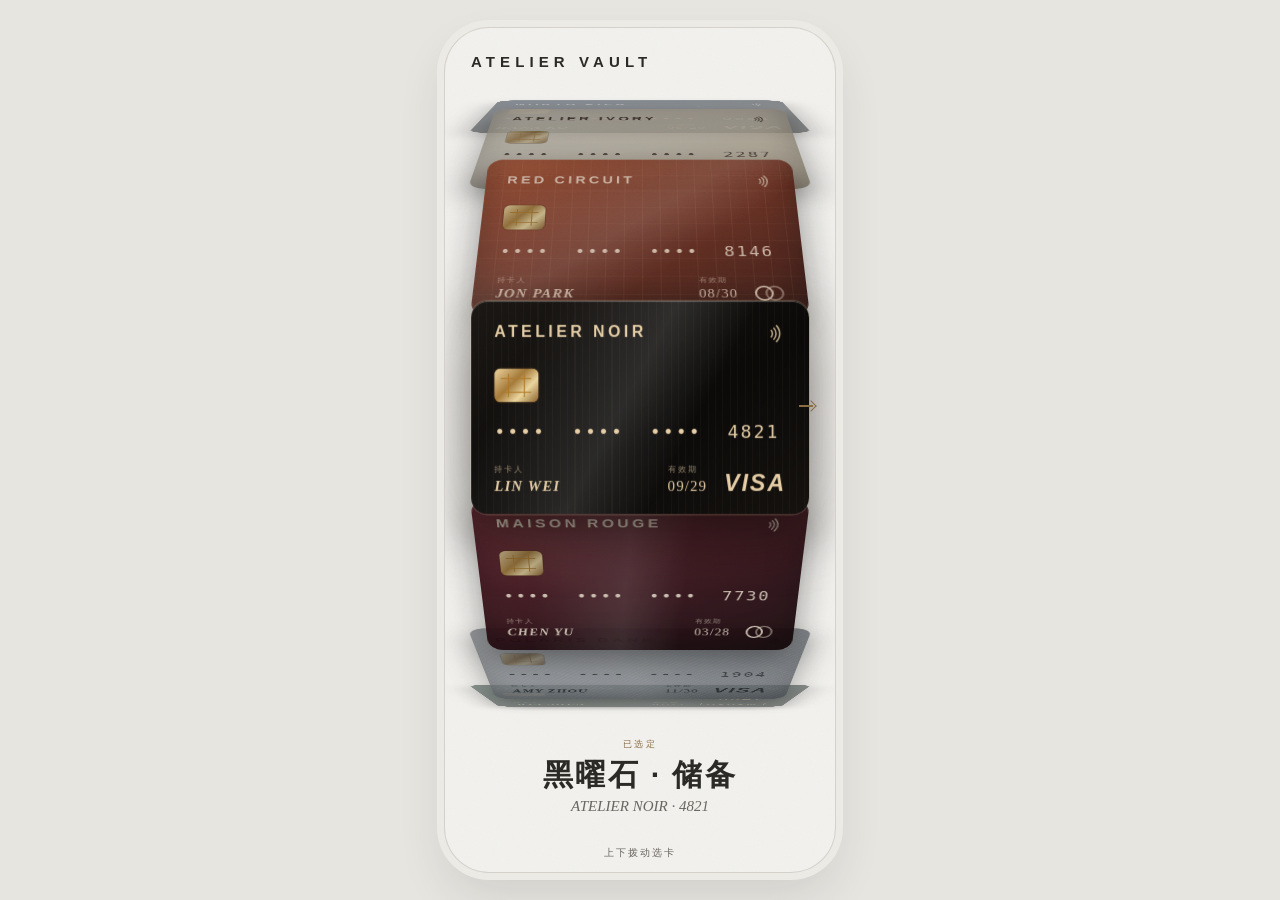
<file: docs/themes/card-roulette/index.html>
<!DOCTYPE html>
<html lang="zh-CN">
  <head>
    <meta charset="UTF-8" />
    <meta name="viewport" content="width=device-width, initial-scale=1.0, maximum-scale=1.0, user-scalable=no" />
    <title>信用卡轮盘</title>
    <link rel="preconnect" href="https://fonts.bunny.net" />
    <link
      href="https://fonts.bunny.net/css?family=big-shoulders-display:500,600,700|cormorant-garamond:500,600,600i|ibm-plex-mono:400,500"
      rel="stylesheet"
    />
    <link rel="stylesheet" href="./styles.css" />
  </head>
  <body>
    <div class="desk">
      <div class="phone-slot" id="phoneSlot">
        <div class="phone" id="phone">
          <div class="phone-grain" aria-hidden="true"></div>
          <header class="chrome">
            <p class="vault-mark">ATELIER VAULT</p>
          </header>

          <div class="wheel-scene" id="wheelScene">
            <div class="vault-glow" aria-hidden="true"></div>
            <div class="needle" aria-hidden="true"></div>
            <div class="wheel" id="wheel" role="listbox" aria-label="信用卡轮盘"></div>
          </div>

          <footer class="plate">
            <p class="plate-kicker">已选定</p>
            <h1 class="plate-title" id="cardTitle"></h1>
            <p class="plate-meta" id="cardMeta"></p>
          </footer>

          <p class="hint" id="hint">上下拨动选卡</p>
          <div class="sr-only" id="liveRegion" aria-live="polite"></div>
        </div>
      </div>
    </div>
    <script src="./main.js"></script>
  </body>
</html>
</file>
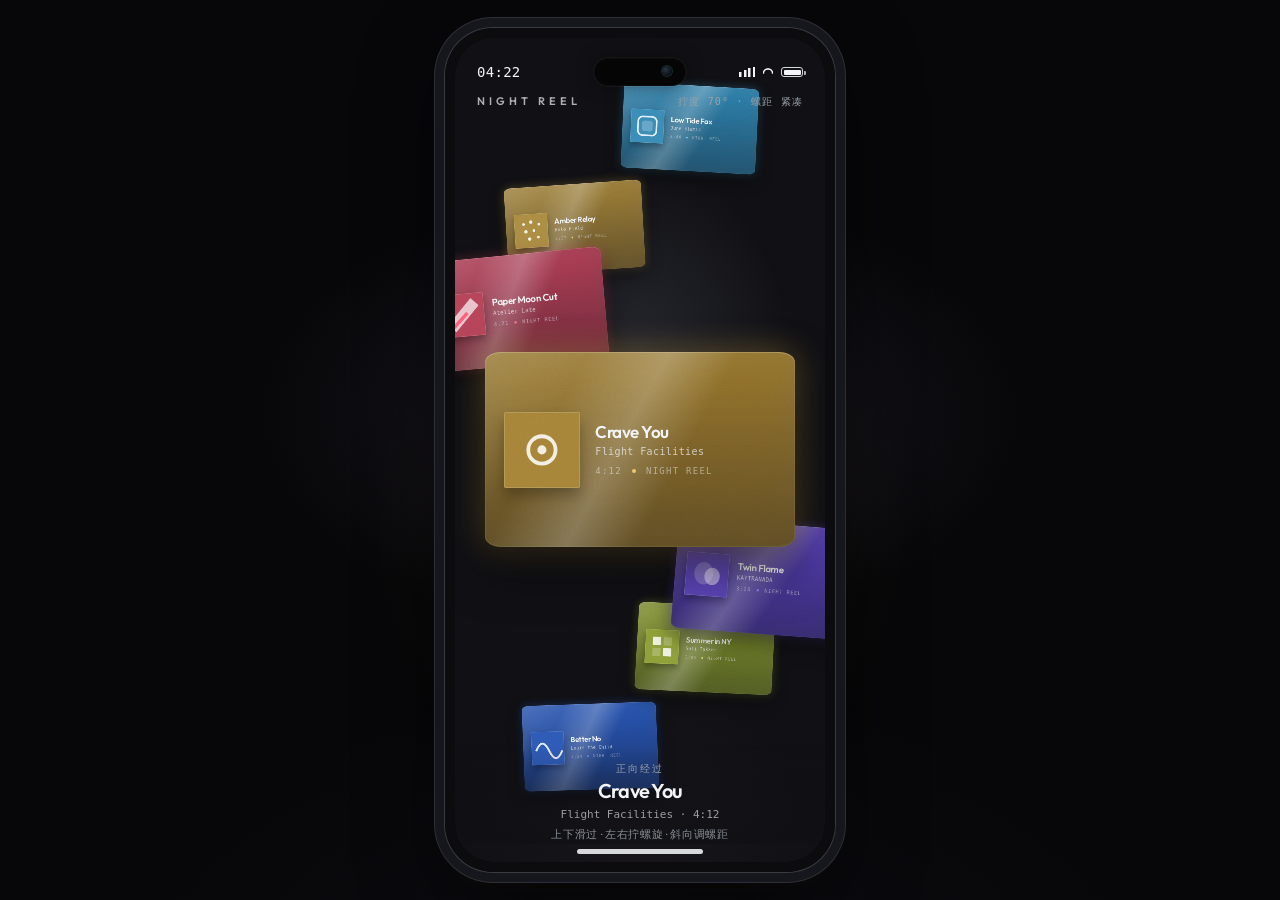
<file: docs/themes/glass-helix-tracks/index.html>
<!DOCTYPE html>
<html lang="zh-CN">
  <head>
    <meta charset="UTF-8" />
    <meta name="viewport" content="width=device-width, initial-scale=1.0, maximum-scale=1.0, user-scalable=no" />
    <title>玻璃螺旋曲目</title>
    <link rel="preconnect" href="https://fonts.bunny.net" />
    <link
      href="https://fonts.bunny.net/css?family=ibm-plex-mono:400,500|outfit:500,600,700"
      rel="stylesheet"
    />
    <link rel="stylesheet" href="./styles.css" />
  </head>
  <body>
    <div class="desk">
      <div class="desk-glow" aria-hidden="true"></div>
      <div class="phone-slot" id="phoneSlot">
        <div class="phone-btns" aria-hidden="true">
          <span class="phone-btn silent"></span>
          <span class="phone-btn vol-up"></span>
          <span class="phone-btn vol-down"></span>
          <span class="phone-btn power"></span>
        </div>
        <div class="phone" id="phone">
          <div class="phone-bezel" aria-hidden="true"></div>
          <div class="phone-screen" id="phoneScreen">
            <div class="status-bar" aria-hidden="true">
              <p class="clock" id="clock">21:41</p>
              <div class="island"></div>
              <div class="status-glyphs">
                <span class="bars"></span>
                <span class="wifi"></span>
                <span class="battery"></span>
              </div>
            </div>

            <div class="grain" aria-hidden="true"></div>

            <header class="chrome">
              <p class="mark">NIGHT REEL</p>
              <p class="formation" id="statusLabel">拧度 0° · 螺距 紧凑</p>
            </header>

            <div class="scene" id="scene">
              <div class="well" id="well" aria-hidden="true"></div>
              <div class="deck" id="deck" role="listbox" aria-label="曲目带"></div>
            </div>

            <footer class="plate">
              <p class="now-kicker">正向经过</p>
              <h1 class="now-title" id="nowTitle"></h1>
              <p class="now-meta" id="nowMeta"></p>
              <p class="hint" id="hint">上下滑过 · 左右拧螺旋 · 斜向调螺距</p>
            </footer>

            <div class="home-indicator" aria-hidden="true"></div>
          </div>
        </div>
      </div>
    </div>
    <div class="sr-only" id="liveRegion" aria-live="polite"></div>
    <script src="./main.js"></script>
  </body>
</html>
</file>
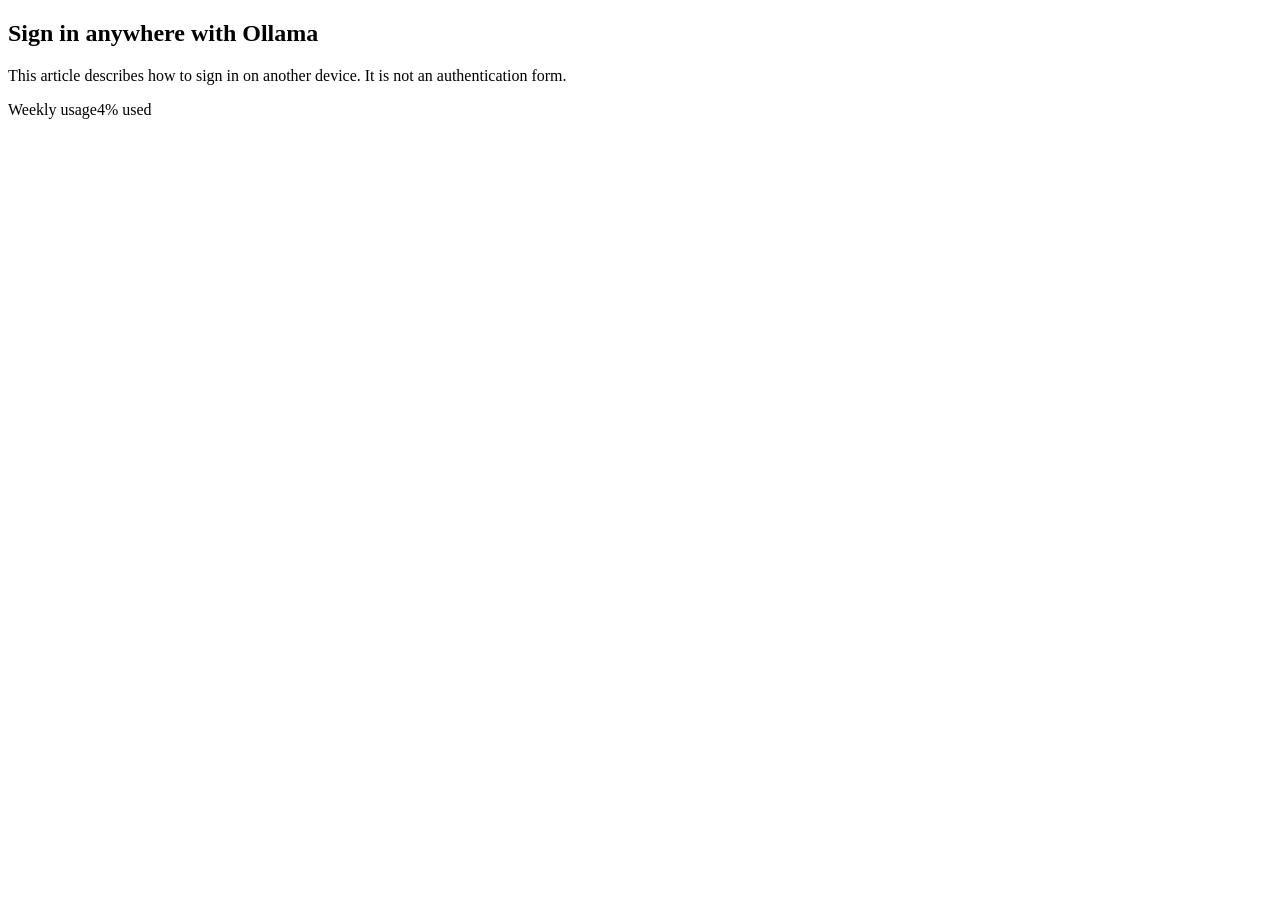
<file: Core/Tests/UsageLimitsCoreTests/Fixtures/ollama_settings_generic_signin.html>
<!doctype html>
<html>
<body>
  <article>
    <h2>Sign in anywhere with Ollama</h2>
    <p>This article describes how to sign in on another device. It is not an authentication form.</p>
    <span>Weekly usage</span><span>4% used</span>
  </article>
</body>
</html>
</file>
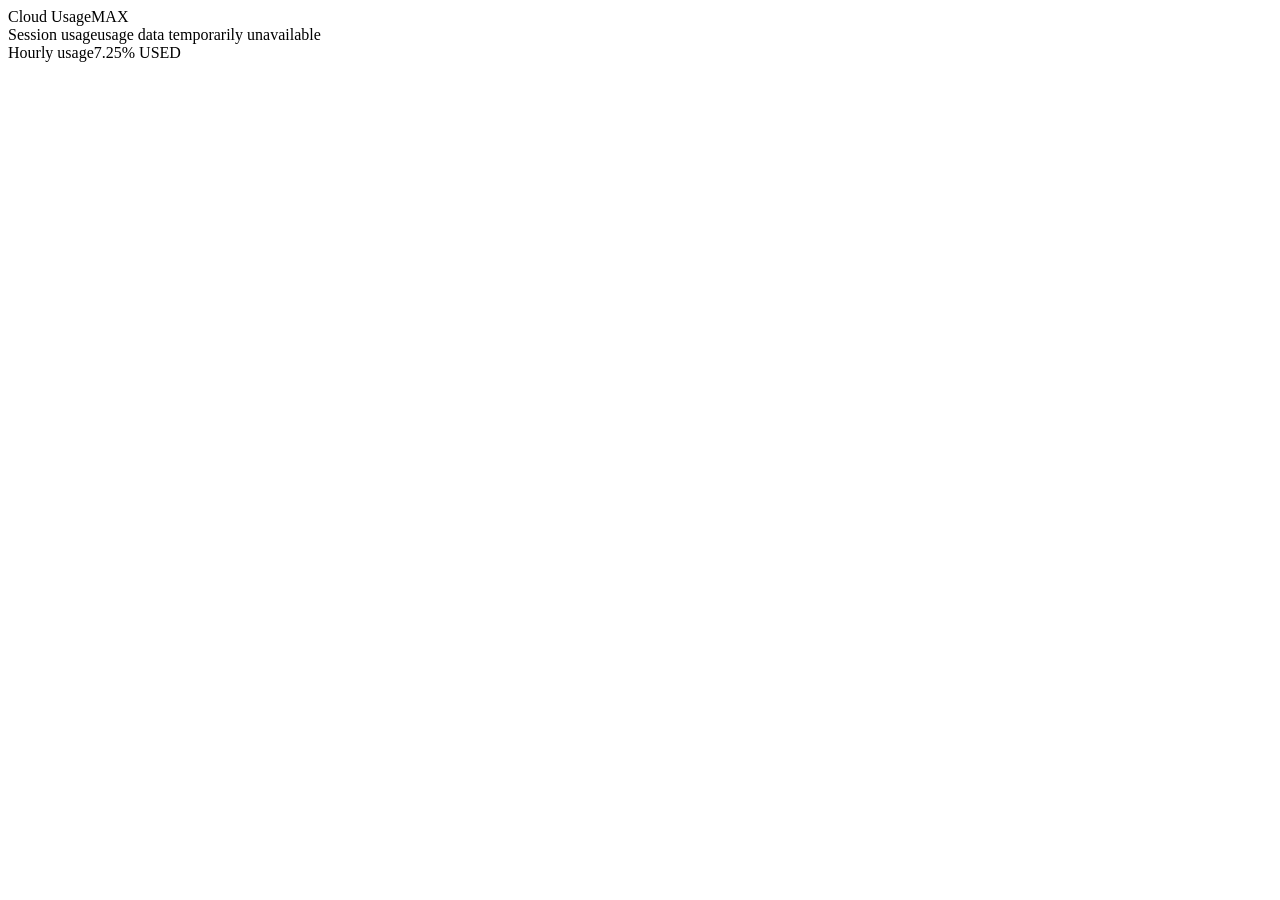
<file: Core/Tests/UsageLimitsCoreTests/Fixtures/ollama_settings_hourly.html>
<!doctype html>
<html>
<body>
  <span>Cloud Usage</span><span>MAX</span>
  <section><span>Session usage</span><span>usage data temporarily unavailable</span></section>
  <section><span>Hourly usage</span><span>7.25% USED</span><time data-time="2026-08-28T23:30:00Z"></time></section>
</body>
</html>
</file>
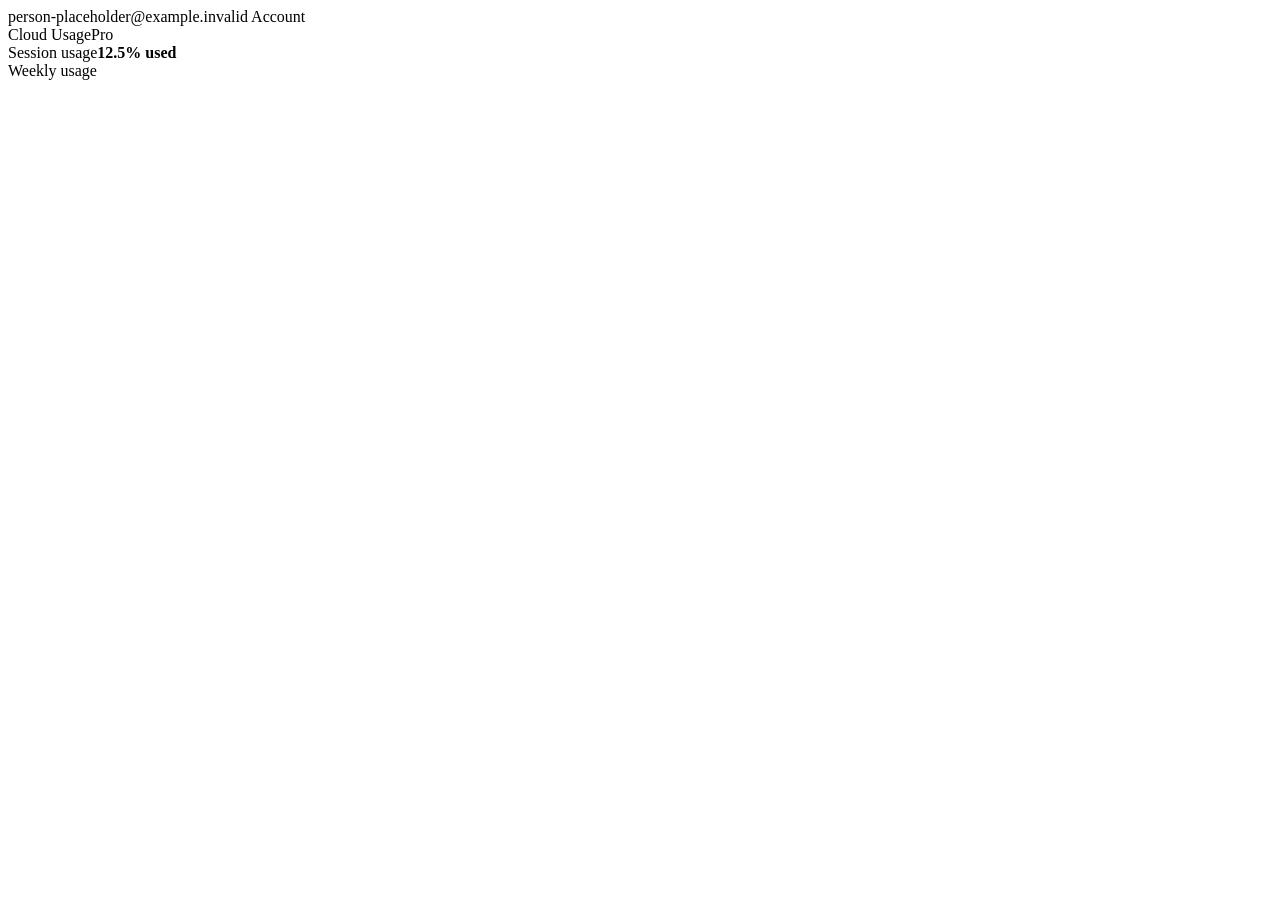
<file: Core/Tests/UsageLimitsCoreTests/Fixtures/ollama_settings_normal.html>
<!doctype html>
<html>
<body>
  <header>
    <span id="header-email">person-placeholder@example.invalid</span>
    <span data-account-name="Person Placeholder">Account</span>
  </header>
  <section>
    <span>Cloud Usage</span><span>Pro</span>
    <div><span>Session usage</span><strong>12.5% used</strong><time data-time="2026-08-29T02:00:00Z"></time></div>
    <div><span>Weekly usage</span><div style="width: 34%"></div><time data-time="2026-09-01T00:00:00.000Z"></time></div>
  </section>
  <script>window.__account = {name: "Person Placeholder", email: "person-placeholder@example.invalid"};</script>
</body>
</html>
</file>
<file: docs/themes/card-roulette/styles.css>
:root {
  --paper: #f2f1ee;
  --paper-deep: #e7e5e0;
  --ink: #2c2a26;
  --ink-soft: #6a6660;
  --brass: #8a6d45;
  --brass-bright: #e8d0a8;
  --bone: #efe6d4;
  --card-width: 320px;
  --card-height: 202px;
  --phone-width: 390px;
  --phone-height: 844px;
}

* {
  box-sizing: border-box;
  margin: 0;
  padding: 0;
}

html,
body {
  min-height: 100%;
  background: var(--paper);
  overscroll-behavior: none;
}

body {
  min-height: 100vh;
  overflow: hidden;
  color: var(--ink);
  font-family: "Cormorant Garamond", "Times New Roman", serif;
  -webkit-font-smoothing: antialiased;
  touch-action: none;
  user-select: none;
  -webkit-user-select: none;
}

.desk {
  min-height: 100vh;
  display: grid;
  place-items: center;
  background-color: var(--paper-deep);
}

.phone-slot {
  width: var(--phone-width);
  height: var(--phone-height);
}

.phone {
  position: relative;
  width: var(--phone-width);
  height: var(--phone-height);
  transform-origin: top left;
  overflow: hidden;
  border-radius: 44px;
  background: var(--paper);
  box-shadow:
    0 0 0 1px #d4d1cb,
    0 0 0 8px #eceae5,
    0 22px 48px rgba(44, 42, 38, 0.12);
}

.phone-grain {
  position: absolute;
  inset: 0;
  pointer-events: none;
  z-index: 8;
  opacity: 0.035;
  mix-blend-mode: multiply;
  background-image: url("data:image/svg+xml,%3Csvg xmlns='http://www.w3.org/2000/svg' width='160' height='160'%3E%3Cfilter id='n'%3E%3CfeTurbulence type='fractalNoise' baseFrequency='.8' numOctaves='4' stitchTiles='stitch'/%3E%3C/filter%3E%3Crect width='100%25' height='100%25' filter='url(%23n)'/%3E%3C/svg%3E");
}

.chrome {
  position: relative;
  z-index: 9;
  display: flex;
  align-items: center;
  min-height: 48px;
  padding: 18px 26px 0;
}

.vault-mark {
  font-family: "Big Shoulders Display", "Arial Narrow", sans-serif;
  font-size: 15px;
  font-weight: 600;
  letter-spacing: 0.34em;
  color: var(--ink);
}

.wheel-scene {
  position: relative;
  height: 660px;
  margin-top: 0;
  perspective: 860px;
  perspective-origin: 50% 46%;
  overflow: visible;
  cursor: grab;
  touch-action: none;
}

.wheel-scene.is-dragging {
  cursor: grabbing;
}

.vault-glow {
  display: none;
}

.needle {
  position: absolute;
  right: 22px;
  top: 50%;
  z-index: 6;
  width: 14px;
  height: 2px;
  background: var(--brass);
  transform: translateY(-50%);
  pointer-events: none;
}

.needle::before {
  content: "";
  position: absolute;
  right: -2px;
  top: 50%;
  width: 7px;
  height: 7px;
  border: 1px solid var(--brass);
  border-left: 0;
  border-bottom: 0;
  transform: translateY(-50%) rotate(45deg);
}

.wheel {
  position: relative;
  width: 100%;
  height: 100%;
  perspective: 860px;
  perspective-origin: 50% 46%;
  transform-style: flat;
  isolation: isolate;
}

.credit-card {
  position: absolute;
  left: 50%;
  top: 50%;
  width: var(--card-width);
  height: var(--card-height);
  border-radius: 16px;
  overflow: visible;
  transform-style: preserve-3d;
  background: transparent;
  will-change: transform, filter, opacity;
  cursor: pointer;
  color: var(--bone);
}

.credit-card.is-active {
  cursor: grab;
}

.card-face {
  position: absolute;
  inset: 0;
  border-radius: 16px;
  overflow: hidden;
  backface-visibility: hidden;
  -webkit-backface-visibility: hidden;
  box-shadow:
    0 1px 0 rgba(255, 255, 255, 0.16) inset,
    0 -18px 36px rgba(0, 0, 0, 0.32) inset,
    0 16px 36px rgba(0, 0, 0, 0.42);
}

.card-front {
  transform: rotateX(0deg);
}

.card-back {
  transform: rotateX(180deg);
}

.credit-card.is-active .card-front {
  box-shadow:
    0 1px 0 rgba(255, 255, 255, 0.26) inset,
    0 0 0 1px rgba(232, 208, 168, 0.22),
    0 22px 48px rgba(0, 0, 0, 0.55),
    0 0 70px rgba(184, 149, 106, 0.1);
}

.card-back-stripe {
  height: 46px;
  margin-top: 36px;
  background: linear-gradient(180deg, #1a1410, #0c0a08);
}

.card-back-bank {
  margin: 28px 22px 0;
  font-family: "Big Shoulders Display", "Arial Narrow", sans-serif;
  font-size: 14px;
  font-weight: 600;
  letter-spacing: 0.22em;
}

.card-back-pan {
  margin: 10px 22px 0;
  font-family: "IBM Plex Mono", "SF Mono", monospace;
  font-size: 13px;
  letter-spacing: 0.14em;
  opacity: 0.75;
}

.card-metal,
.card-grain,
.card-sheen {
  position: absolute;
  inset: 0;
  pointer-events: none;
}

.card-grain {
  opacity: 0.22;
  mix-blend-mode: overlay;
  background-image: url("data:image/svg+xml,%3Csvg xmlns='http://www.w3.org/2000/svg' width='120' height='120'%3E%3Cfilter id='g'%3E%3CfeTurbulence type='fractalNoise' baseFrequency='.9' numOctaves='3' stitchTiles='stitch'/%3E%3C/filter%3E%3Crect width='100%25' height='100%25' filter='url(%23g)'/%3E%3C/svg%3E");
}

.card-sheen {
  background: linear-gradient(
    calc(118deg + var(--tilt, 0) * 0.8deg),
    transparent 18%,
    rgba(255, 255, 255, 0.13) 46%,
    transparent 64%
  );
  mix-blend-mode: screen;
}

.card-inner {
  position: relative;
  z-index: 2;
  display: flex;
  flex-direction: column;
  height: 100%;
  padding: 20px 22px 18px;
}

.card-top {
  display: flex;
  align-items: flex-start;
  justify-content: space-between;
}

.bank {
  font-family: "Big Shoulders Display", "Arial Narrow", sans-serif;
  font-size: 15px;
  font-weight: 600;
  letter-spacing: 0.22em;
}

.contactless {
  width: 22px;
  height: 22px;
  color: inherit;
  opacity: 0.8;
}

.contactless svg {
  display: block;
  width: 100%;
  height: 100%;
}

.chip {
  width: 42px;
  height: 32px;
  margin: 22px 0 18px;
  border-radius: 6px;
  background:
    linear-gradient(#b07a2a, #b07a2a) 50% 30% / 70% 1px no-repeat,
    linear-gradient(#b07a2a, #b07a2a) 50% 70% / 70% 1px no-repeat,
    linear-gradient(#b07a2a, #b07a2a) 32% 50% / 1px 70% no-repeat,
    linear-gradient(#b07a2a, #b07a2a) 68% 50% / 1px 70% no-repeat,
    linear-gradient(135deg, #f0d7a2, #a67c3a 42%, #ecd7a0 68%, #8a5f28);
  box-shadow: 0 0 0 1px rgba(70, 42, 12, 0.35);
}

.pan {
  font-family: "IBM Plex Mono", "SF Mono", monospace;
  font-size: 17px;
  font-weight: 500;
  letter-spacing: 0.12em;
}

.card-bottom {
  display: grid;
  grid-template-columns: 1fr auto auto;
  gap: 16px;
  align-items: end;
  margin-top: auto;
}

.field {
  display: flex;
  flex-direction: column;
  gap: 3px;
  min-width: 0;
}

.label {
  font-family: "IBM Plex Mono", "SF Mono", monospace;
  font-size: 8px;
  letter-spacing: 0.18em;
  text-transform: uppercase;
  opacity: 0.62;
}

.value {
  font-size: 14px;
  letter-spacing: 0.08em;
}

.name {
  font-style: italic;
  font-weight: 600;
}

.brand {
  font-family: "Big Shoulders Display", "Arial Narrow", sans-serif;
  font-weight: 700;
  letter-spacing: 0.08em;
  line-height: 1;
}

.brand-visa {
  font-size: 22px;
  font-style: italic;
}

.brand-orbit {
  display: flex;
  align-items: center;
  gap: 0;
}

.brand-orbit .orb {
  width: 18px;
  height: 18px;
  border-radius: 50%;
  border: 2px solid currentColor;
}

.brand-orbit .orb + .orb {
  margin-left: -8px;
  opacity: 0.55;
}

.brand-aurum {
  font-size: 12px;
  letter-spacing: 0.2em;
  padding: 4px 6px 3px;
  border: 1px solid currentColor;
}

.theme-obsidian .card-face {
  background:
    repeating-linear-gradient(
      90deg,
      rgba(232, 208, 168, 0.035) 0 1px,
      transparent 1px 7px
    ),
    linear-gradient(145deg, #1a1714, #0a0908 58%, #14110e);
  color: #e8d0a8;
}

.theme-oxblood .card-face {
  background:
    radial-gradient(circle at 18% 20%, rgba(255, 220, 190, 0.08), transparent 28%),
    linear-gradient(160deg, #6a1f2b, #2c0d14 70%, #1a090c);
  color: #f3e4d2;
}

.theme-arctic .card-face {
  background:
    repeating-linear-gradient(
      125deg,
      rgba(255, 255, 255, 0.16) 0 1px,
      transparent 1px 5px
    ),
    linear-gradient(150deg, #d5dbe1, #9aa3ad 62%, #7e8791);
  color: #1c2228;
}

.theme-arctic .chip {
  filter: saturate(0.7) brightness(0.92);
}

.theme-jade .card-face {
  background:
    linear-gradient(180deg, rgba(232, 208, 168, 0.08), transparent 30%),
    linear-gradient(155deg, #165246, #08221c 64%, #041411);
  color: #e7d3a4;
}

.theme-bronze .card-face {
  background:
    repeating-linear-gradient(
      90deg,
      rgba(80, 40, 16, 0.18) 0 2px,
      transparent 2px 6px
    ),
    linear-gradient(148deg, #a86b38, #5a3218 55%, #3a1e0e);
  color: #f6e6c8;
}

.theme-navy .card-face {
  background:
    radial-gradient(1px 1px at 22% 28%, rgba(232, 230, 220, 0.45), transparent 2px),
    radial-gradient(1px 1px at 70% 22%, rgba(232, 230, 220, 0.28), transparent 2px),
    radial-gradient(1px 1px at 80% 60%, rgba(232, 230, 220, 0.2), transparent 2px),
    linear-gradient(160deg, #16325a, #0a1628 60%, #070d16);
  color: #d9e2ec;
}

.theme-ivory .card-face {
  background:
    linear-gradient(180deg, rgba(90, 30, 36, 0.06), transparent 24%),
    linear-gradient(150deg, #f6eedc, #e4d4b6 70%, #d4c19a);
  color: #3a2418;
}

.theme-ivory .label {
  color: #6b1d2a;
}

.theme-copper .card-face {
  background:
    repeating-linear-gradient(
      90deg,
      rgba(255, 196, 150, 0.08) 0 1px,
      transparent 1px 18px
    ),
    repeating-linear-gradient(
      180deg,
      rgba(255, 196, 150, 0.06) 0 1px,
      transparent 1px 22px
    ),
    linear-gradient(155deg, #b45a3c, #6a2a1c 58%, #3d1610);
  color: #f4d8c4;
}

.plate {
  position: relative;
  z-index: 9;
  padding: 2px 28px 0;
  text-align: center;
}

.plate-kicker {
  font-family: "IBM Plex Mono", "SF Mono", monospace;
  font-size: 9px;
  letter-spacing: 0.28em;
  text-transform: uppercase;
  color: var(--brass);
}

.plate-title {
  margin-top: 4px;
  font-family: "Big Shoulders Display", "Arial Narrow", sans-serif;
  font-size: 30px;
  font-weight: 600;
  letter-spacing: 0.08em;
  color: var(--ink);
}

.plate-meta {
  margin-top: 2px;
  font-size: 15px;
  font-style: italic;
  color: var(--ink-soft);
}

.hint {
  position: absolute;
  left: 0;
  right: 0;
  bottom: 12px;
  z-index: 9;
  text-align: center;
  font-family: "IBM Plex Mono", "SF Mono", monospace;
  font-size: 10px;
  letter-spacing: 0.2em;
  color: var(--ink-soft);
  transition: opacity 280ms ease;
}

.hint.is-hidden {
  opacity: 0;
}

.sr-only {
  position: absolute;
  width: 1px;
  height: 1px;
  padding: 0;
  margin: -1px;
  overflow: hidden;
  clip: rect(0, 0, 0, 0);
  white-space: nowrap;
  border: 0;
}

@media (prefers-reduced-motion: reduce) {
  .credit-card,
  .hint {
    transition: none;
  }
}
</file>
<file: docs/themes/glass-helix-tracks/styles.css>
:root {
  --desk-ink: #070709;
  --desk-haze: #141318;
  --void-ink: #101014;
  --slate-well: #1a1b1f;
  --signal-white: #f3f4f6;
  --hush-gray: #9aa0a8;
  --frost-edge: rgba(255, 255, 255, 0.2);
  --titanium: #2a2b31;
  --bezel: #0a0a0c;
  --card-width: 310px;
  --card-height: calc(var(--card-width) * 53.98 / 85.6);
  --card-radius: calc(var(--card-width) * 0.052);
  --phone-width: 390px;
  --phone-height: 844px;
}

* {
  box-sizing: border-box;
  margin: 0;
  padding: 0;
}

html,
body {
  min-height: 100%;
  background: var(--desk-ink);
  overscroll-behavior: none;
}

body {
  min-height: 100vh;
  overflow: hidden;
  color: var(--signal-white);
  font-family: Outfit, "Avenir Next", "Segoe UI", sans-serif;
  -webkit-font-smoothing: antialiased;
  touch-action: none;
  user-select: none;
  -webkit-user-select: none;
}

.desk {
  min-height: 100vh;
  display: grid;
  place-items: center;
  background:
    radial-gradient(ellipse 42% 34% at 50% 46%, #1c1a22 0%, transparent 72%),
    radial-gradient(ellipse 80% 60% at 50% 110%, #0c0b10 0%, transparent 55%),
    var(--desk-ink);
}

.desk-glow {
  position: fixed;
  inset: 0;
  pointer-events: none;
  background: radial-gradient(circle at 50% 58%, rgba(232, 184, 74, 0.05), transparent 36%);
}

.phone-slot {
  position: relative;
  width: var(--phone-width);
  height: var(--phone-height);
}

.phone-btns {
  position: absolute;
  inset: 0;
  pointer-events: none;
  z-index: 0;
}

.phone-btn {
  position: absolute;
  background: linear-gradient(90deg, #1c1d22, #0d0d10);
  box-shadow: 0 0 0 1px #2c2d33;
}

.phone-btn.silent {
  left: -3px;
  top: 148px;
  width: 3px;
  height: 22px;
  border-radius: 2px 0 0 2px;
}

.phone-btn.vol-up {
  left: -3px;
  top: 196px;
  width: 3px;
  height: 36px;
  border-radius: 2px 0 0 2px;
}

.phone-btn.vol-down {
  left: -3px;
  top: 242px;
  width: 3px;
  height: 36px;
  border-radius: 2px 0 0 2px;
}

.phone-btn.power {
  right: -3px;
  top: 220px;
  width: 3px;
  height: 62px;
  border-radius: 0 2px 2px 0;
}

.phone {
  position: relative;
  z-index: 1;
  width: var(--phone-width);
  height: var(--phone-height);
  transform-origin: top left;
  overflow: hidden;
  border-radius: 48px;
  background: var(--bezel);
  box-shadow:
    0 0 0 1px #3a3b42,
    0 0 0 10px #16171c,
    0 0 0 11px #2e2f36,
    0 28px 80px rgba(0, 0, 0, 0.62),
    0 8px 24px rgba(232, 184, 74, 0.06);
}

.phone-bezel {
  position: absolute;
  inset: 0;
  pointer-events: none;
  z-index: 20;
  border-radius: 48px;
  box-shadow: inset 0 0 0 10px #0c0c0f;
}

.phone-screen {
  position: absolute;
  inset: 10px;
  border-radius: 38px;
  overflow: hidden;
  --card-width: min(84%, 310px);
  --card-height: calc(var(--card-width) * 53.98 / 85.6);
  --card-radius: 5.2%;
  background:
    radial-gradient(ellipse 58% 32% at 50% 38%, #24252c 0%, transparent 70%),
    radial-gradient(ellipse 80% 40% at 50% 100%, #16141a 0%, transparent 58%),
    var(--void-ink);
}

.status-bar {
  position: absolute;
  top: 0;
  left: 0;
  right: 0;
  z-index: 12;
  height: 54px;
  display: grid;
  grid-template-columns: 1fr auto 1fr;
  align-items: center;
  padding: 14px 22px 0;
  pointer-events: none;
}

.clock {
  font-family: "IBM Plex Mono", "SF Mono", monospace;
  font-size: 14px;
  font-weight: 500;
  letter-spacing: 0.02em;
  justify-self: start;
}

.island {
  width: 92px;
  height: 28px;
  border-radius: 999px;
  background: #050506;
  box-shadow:
    0 0 0 1px rgba(255, 255, 255, 0.04),
    inset 0 0 0 1px rgba(255, 255, 255, 0.03),
    0 0 18px rgba(0, 0, 0, 0.45);
  position: relative;
}

.island::after {
  content: "";
  position: absolute;
  right: 14px;
  top: 8px;
  width: 10px;
  height: 10px;
  border-radius: 50%;
  background: radial-gradient(circle at 35% 35%, #2a3344, #0a1018 70%);
  box-shadow: 0 0 0 1px rgba(110, 224, 200, 0.18);
}

.status-glyphs {
  justify-self: end;
  display: flex;
  align-items: center;
  gap: 6px;
}

.bars {
  width: 16px;
  height: 10px;
  background:
    linear-gradient(#f3f4f6, #f3f4f6) 0 100% / 2.5px 5px no-repeat,
    linear-gradient(#f3f4f6, #f3f4f6) 4.5px 100% / 2.5px 7px no-repeat,
    linear-gradient(#f3f4f6, #f3f4f6) 9px 100% / 2.5px 9px no-repeat,
    linear-gradient(#f3f4f6, #f3f4f6) 13.5px 100% / 2.5px 10px no-repeat;
}

.wifi {
  width: 14px;
  height: 10px;
  border: 2px solid #f3f4f6;
  border-bottom: 0;
  border-radius: 10px 10px 0 0;
  transform: scale(0.78);
  clip-path: inset(0 0 28% 0);
}

.battery {
  width: 22px;
  height: 10px;
  border: 1.4px solid rgba(243, 244, 246, 0.88);
  border-radius: 3px;
  position: relative;
}

.battery::before {
  content: "";
  position: absolute;
  inset: 1.5px;
  border-radius: 1px;
  background: #f3f4f6;
}

.battery::after {
  content: "";
  position: absolute;
  right: -4px;
  top: 2.5px;
  width: 2px;
  height: 4px;
  border-radius: 0 1px 1px 0;
  background: rgba(243, 244, 246, 0.7);
}

.grain {
  position: absolute;
  inset: 0;
  pointer-events: none;
  z-index: 8;
  opacity: 0.1;
  mix-blend-mode: overlay;
  background-image: url("data:image/svg+xml,%3Csvg xmlns='http://www.w3.org/2000/svg' width='160' height='160'%3E%3Cfilter id='n'%3E%3CfeTurbulence type='fractalNoise' baseFrequency='.8' numOctaves='4' stitchTiles='stitch'/%3E%3C/filter%3E%3Crect width='100%25' height='100%25' filter='url(%23n)'/%3E%3C/svg%3E");
}

.chrome {
  position: absolute;
  top: 54px;
  left: 0;
  right: 0;
  z-index: 9;
  display: flex;
  align-items: baseline;
  justify-content: space-between;
  padding: 2px 22px 0;
  pointer-events: none;
}

.mark {
  font-size: 11px;
  font-weight: 600;
  letter-spacing: 0.36em;
  color: rgba(243, 244, 246, 0.7);
}

.formation {
  font-family: "IBM Plex Mono", "SF Mono", monospace;
  font-size: 10px;
  font-weight: 500;
  letter-spacing: 0.12em;
  color: var(--hush-gray);
}

.scene {
  position: absolute;
  inset: 0;
  z-index: 2;
  perspective: 980px;
  perspective-origin: 50% 46%;
  transform-style: preserve-3d;
  cursor: grab;
  touch-action: none;
}

.scene.is-dragging,
.scene.is-dragging .track-card {
  cursor: grabbing;
}

.scene:focus-visible {
  outline: 2px solid rgba(232, 184, 74, 0.7);
  outline-offset: -10px;
}

.well {
  position: absolute;
  left: 50%;
  top: 50%;
  width: 260px;
  height: 210px;
  transform: translate(-50%, -50%);
  background: radial-gradient(ellipse at center, var(--well-tint, rgba(124, 92, 255, 0.16)), transparent 68%);
  pointer-events: none;
  filter: blur(8px);
  transition: background 280ms linear;
}

.deck {
  position: absolute;
  inset: 0;
  transform-style: preserve-3d;
}

.track-card {
  position: absolute;
  left: 50%;
  top: 50%;
  width: var(--card-width);
  aspect-ratio: 85.6 / 53.98;
  height: auto;
  margin-left: calc(var(--card-width) / -2);
  margin-top: calc(var(--card-height) / -2);
  border-radius: 5.2%;
  transform-style: preserve-3d;
  will-change: transform, opacity;
  pointer-events: auto;
  cursor: pointer;
  isolation: isolate;
  overflow: hidden;
  background:
    linear-gradient(150deg, rgba(255, 255, 255, 0.2), transparent 42%),
    linear-gradient(180deg, color-mix(in srgb, var(--tint) 46%, #1c1d22) 0%, color-mix(in srgb, var(--tint) 18%, #111216) 100%);
  box-shadow:
    0 16px 36px rgba(0, 0, 0, 0.42),
    0 0 22px color-mix(in srgb, var(--tint) 28%, transparent),
    inset 0 1px 0 rgba(255, 255, 255, 0.28),
    inset 0 0 0 1px rgba(255, 255, 255, 0.1);
}

.track-card.is-front {
  cursor: grab;
  box-shadow:
    0 22px 48px rgba(0, 0, 0, 0.5),
    0 0 34px color-mix(in srgb, var(--tint) 36%, transparent),
    inset 0 1px 0 rgba(255, 255, 255, 0.34),
    inset 0 0 0 1px rgba(255, 255, 255, 0.14);
}

.card-glass {
  position: absolute;
  inset: 0;
  background: color-mix(in srgb, var(--tint) 22%, transparent);
  backdrop-filter: blur(16px) saturate(1.35);
  -webkit-backdrop-filter: blur(16px) saturate(1.35);
}

.card-sheen {
  position: absolute;
  inset: -20%;
  background: linear-gradient(
    var(--sheen-angle, 118deg),
    transparent 32%,
    rgba(255, 255, 255, 0.22) 46%,
    transparent 58%
  );
  mix-blend-mode: screen;
  pointer-events: none;
}

.card-body {
  position: relative;
  z-index: 2;
  display: grid;
  grid-template-columns: 0.42fr 1fr;
  gap: 5.6%;
  height: 100%;
  padding: 6.4% 6.2%;
  align-items: center;
}

.art {
  width: 100%;
  aspect-ratio: 1;
  border-radius: calc(var(--card-radius) * 0.46);
  overflow: hidden;
  background: color-mix(in srgb, var(--tint) 70%, #0b0b0d);
  box-shadow:
    inset 0 0 0 1px rgba(255, 255, 255, 0.16),
    0 8px 14px rgba(0, 0, 0, 0.28);
}

.art svg {
  display: block;
  width: 100%;
  height: 100%;
}

.copy {
  min-width: 0;
  display: flex;
  flex-direction: column;
  justify-content: center;
  gap: 0.28em;
}

.title {
  font-size: clamp(14px, 4.8vw, 17px);
  font-weight: 600;
  letter-spacing: -0.03em;
  line-height: 1.05;
  white-space: nowrap;
  overflow: hidden;
  text-overflow: ellipsis;
}

.artist {
  font-family: "IBM Plex Mono", "SF Mono", monospace;
  font-size: 10px;
  font-weight: 400;
  letter-spacing: 0.04em;
  color: rgba(243, 244, 246, 0.72);
  white-space: nowrap;
  overflow: hidden;
  text-overflow: ellipsis;
}

.meta-row {
  display: flex;
  align-items: center;
  gap: 10px;
  margin-top: 0.55em;
  font-family: "IBM Plex Mono", "SF Mono", monospace;
  font-size: 9px;
  letter-spacing: 0.14em;
  color: rgba(243, 244, 246, 0.5);
}

.meta-dot {
  width: 4px;
  height: 4px;
  border-radius: 50%;
  background: color-mix(in srgb, var(--tint) 80%, white);
}

.plate {
  position: absolute;
  left: 0;
  right: 0;
  bottom: 18px;
  z-index: 9;
  padding: 16px 22px 2px;
  text-align: center;
  pointer-events: none;
  background: linear-gradient(180deg, transparent 0%, rgba(16, 16, 20, 0.28) 52%, rgba(16, 16, 20, 0.55) 100%);
}

.now-kicker {
  font-family: "IBM Plex Mono", "SF Mono", monospace;
  font-size: 10px;
  letter-spacing: 0.22em;
  color: var(--hush-gray);
  margin-bottom: 5px;
}

.now-title {
  font-size: 20px;
  font-weight: 600;
  letter-spacing: -0.035em;
  line-height: 1;
}

.now-meta {
  margin-top: 7px;
  font-family: "IBM Plex Mono", "SF Mono", monospace;
  font-size: 11px;
  color: rgba(243, 244, 246, 0.62);
}

.hint {
  margin-top: 6px;
  font-size: 11px;
  letter-spacing: 0.06em;
  color: rgba(154, 160, 168, 0.88);
  transition: opacity 240ms ease;
}

.hint.is-hidden {
  opacity: 0;
}

.home-indicator {
  position: absolute;
  z-index: 12;
  left: 50%;
  bottom: 8px;
  width: 126px;
  height: 5px;
  margin: 0;
  border-radius: 999px;
  background: rgba(243, 244, 246, 0.88);
  transform: translateX(-50%);
  pointer-events: none;
}

.sr-only {
  position: absolute;
  width: 1px;
  height: 1px;
  padding: 0;
  margin: -1px;
  overflow: hidden;
  clip: rect(0, 0, 0, 0);
  border: 0;
}

@media (max-width: 430px) {
  .desk {
    background: var(--desk-ink);
  }

  .phone-slot {
    width: 100vw;
    height: 100vh;
  }

  .phone-btns {
    display: none;
  }

  .phone {
    width: 100%;
    height: 100%;
    box-shadow: none;
    border-radius: 0;
    transform: none;
  }

  .phone-bezel {
    display: none;
  }

  .phone-screen {
    inset: 0;
    border-radius: 0;
  }
}

@media (prefers-reduced-motion: reduce) {
  .well,
  .hint,
  .track-card {
    transition: none;
  }
}
</file>
